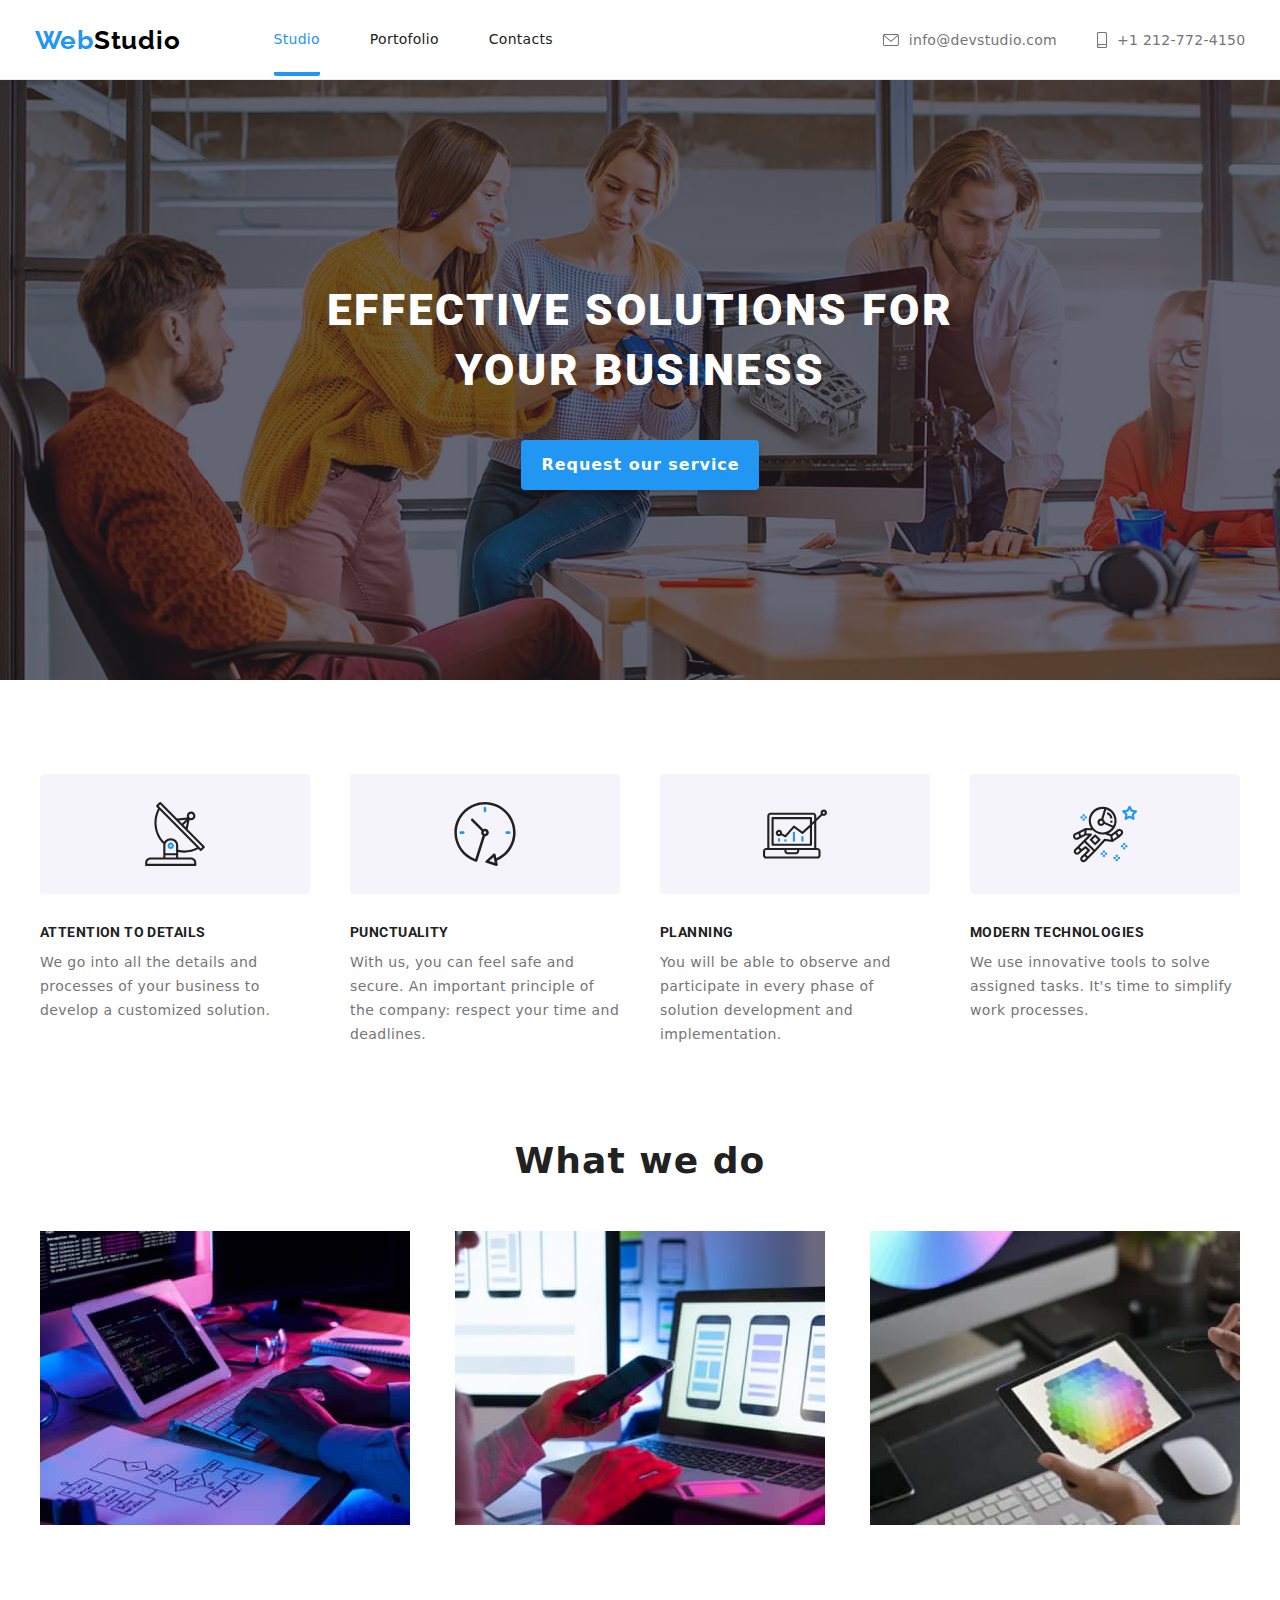
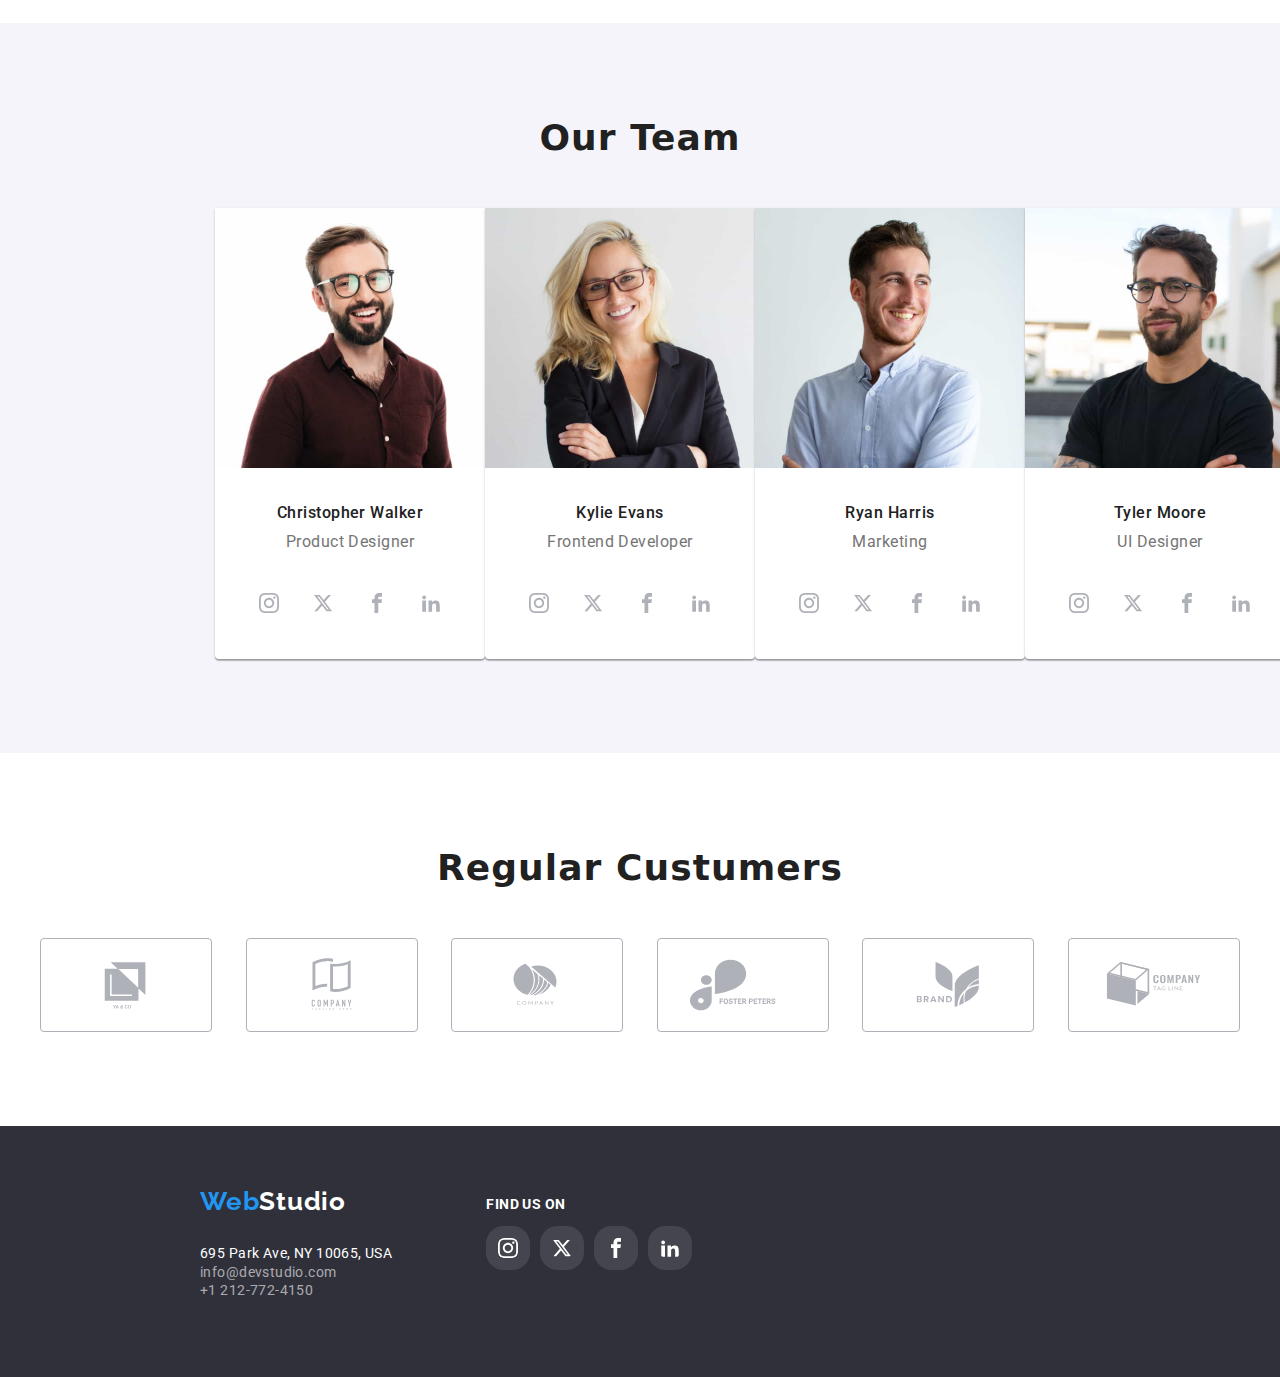
<file: index.html>
<!DOCTYPE html>
<html lang="en">
  <head>
    <meta charset="UTF-8" />
    <meta name="viewport" content="width=device-width, initial-scale=1.0" />
    <title>Web Studio</title>
    <link rel="preconnect" href="https://fonts.googleapis.com" />
    <link rel="preconnect" href="https://fonts.gstatic.com" crossorigin />
    <link
      href="https://fonts.googleapis.com/css2?family=Montserrat:ital,wght@0,300;0,400;0,500;0,600;1,200;1,300;1,400;1,500&family=Raleway:wght@700&family=Roboto:wght@400;500;700&display=swap"
      rel="stylesheet"
    />
    <link
      rel="stylesheet"
      href="https://cdnjs.cloudflare.com/ajax/libs/modern-normalize/1.0.0/modern-normalize.min.css"
    />
    <link rel="stylesheet" href="css/style.css" />
  </head>

  <body>
    <!--Menu bar-->
    <header class="global-header">
      <!--Logo-->
      <a class="logo" href="./index.html"
        ><span class="web">Web</span><span class="studio">Studio</span></a
      >

      <!--Navigation list-->
      <nav class="nav-container">
        <ul class="main-navigation">
          <li><a href="index.html" class="current">Studio</a></li>
          <li><a href="potofolio.html">Portofolio</a></li>
          <li><a href="#">Contacts</a></li>
        </ul>
      </nav>

      <ul class="contact-container">
        <li>
          <a class="hover-icon" href="mailto:info@devstudio.com">
            <svg class="icons-nav-envelope">
              <use href="./icons.svg#icon-envelope" />
            </svg>
            <span class="contacts">info@devstudio.com</span>
          </a>
        </li>

        <li>
          <a class="hover-icon" href="tel:+1-212-772-4150">
            <svg class="icons-nav-smartphone">
              <use href="icons.svg#icon-smartphone" />
            </svg>
            <span class="contacts" href="tel:+1-212-772-4150"
              >+1 212-772-4150</span
            >
          </a>
        </li>
      </ul>
    </header>
    <main>
      <!--Title-->
      <section class="title-main">
        <div class="title-main-ct">
          <div>
            <h1>EFFECTIVE SOLUTIONS FOR YOUR BUSINESS</h1>
          </div>
          <!--button-->
          <div class="btn-request">
            <button class="button-request" type="button">
              Request our service
            </button>
          </div>
        </div>
      </section>

      <!--What we do section-->
      <section class="what-we-do">
        <ul class="what-we-do-container">
          <li>
            <div class="icons">
              <svg class="icon-wwd">
                <use href="./icons.svg#icon-antenna-1" />
              </svg>
            </div>
            <h3>ATTENTION TO DETAILS</h3>
            <span
              >We go into all the details and processes of your business to
              develop a customized solution.</span
            >
          </li>
          <li>
            <div class="icons">
              <svg class="icon-wwd">
                <use href="./icons.svg#icon-clock-1" />
              </svg>
            </div>
            <h3>PUNCTUALITY</h3>
            <span
              >With us, you can feel safe and secure. An important principle of
              the company: respect your time and deadlines.</span
            >
          </li>
          <li>
            <div class="icons">
              <svg class="icon-wwd">
                <use href="./icons.svg#icon-diagram-1" />
              </svg>
            </div>
            <h3>PLANNING</h3>
            <span
              >You will be able to observe and participate in every phase of
              solution development and implementation.</span
            >
          </li>
          <li>
            <div class="icons">
              <svg class="icon-wwd">
                <use href="./icons.svg#icon-astronaut-1" />
              </svg>
            </div>
            <h3>MODERN TECHNOLOGIES</h3>
            <span
              >We use innovative tools to solve assigned tasks. It's time to
              simplify work processes.</span
            >
          </li>
        </ul>
        <div class="wwd-photo">
          <h2>What we do</h2>
          <ul class="what-we-do-photos">
            <li>
              <img
                src="./images/writing-code-opt.jpg"
                alt="someoane writing code"
                width="370"
              />
            </li>
            <li>
              <img
                src="./images/mobile-app-opt.jpg"
                alt="someone creates mobile applications"
                width="370"
              />
            </li>
            <li>
              <img
                src="./images/front-end-development-opt.jpg"
                alt="someone creates mobile applications"
                width="370"
              />
            </li>
          </ul>
        </div>
      </section>
      <!--Team section-->
      <section class="our-team">
        <h2>Our Team</h2>
        <ul class="our-team-container">
          <li class="card-team">
            <img
              src="./images/product-designer-opt.jpg"
              alt="product designer person"
              width="270"
            />
            <h3>Christopher Walker</h3>
            <p>Product Designer</p>
            <div class="icons-social-media-container">
              <a class="icon-social-media" href="">
                <svg>
                  <use href="./icons.svg#icon-instagram" />
                </svg>
              </a>
              <a class="icon-social-media" href="">
                <svg>
                  <use href="./icons.svg#icon-x" />
                </svg>
              </a>
              <a class="icon-social-media" href="">
                <svg>
                  <use href="./icons.svg#icon-facebook" />
                </svg>
              </a>
              <a class="icon-social-media" href="">
                <svg>
                  <use href="./icons.svg#icon-linkedin2" />
                </svg>
              </a>
            </div>
          </li>
          <li class="card-team">
            <img
              src="./images/frontend-developer-opt.jpg"
              alt="frontend developer person"
              width="270"
            />
            <h3>Kylie Evans</h3>
            <p>Frontend Developer</p>
            <div class="icons-social-media-container">
              <a class="icon-social-media" href="">
                <svg>
                  <use href="./icons.svg#icon-instagram" />
                </svg>
              </a>
              <a class="icon-social-media" href="">
                <svg>
                  <use href="./icons.svg#icon-x" />
                </svg>
              </a>
              <a class="icon-social-media" href="">
                <svg>
                  <use href="./icons.svg#icon-facebook" />
                </svg>
              </a>
              <a class="icon-social-media" href="">
                <svg>
                  <use href="./icons.svg#icon-linkedin2" />
                </svg>
              </a>
            </div>
          </li>
          <li class="card-team">
            <img
              src="./images/marketing-opt.jpg"
              alt="marketing peerson"
              width="270"
            />
            <h3>Ryan Harris</h3>
            <p>Marketing</p>
            <div class="icons-social-media-container">
              <a class="icon-social-media" href="">
                <svg>
                  <use href="./icons.svg#icon-instagram" />
                </svg>
              </a>
              <a class="icon-social-media" href="">
                <svg>
                  <use href="./icons.svg#icon-x" />
                </svg>
              </a>
              <a class="icon-social-media" href="">
                <svg>
                  <use href="./icons.svg#icon-facebook" />
                </svg>
              </a>
              <a class="icon-social-media" href="">
                <svg>
                  <use href="./icons.svg#icon-linkedin2" />
                </svg>
              </a>
            </div>
          </li>
          <li class="card-team">
            <img
              src="./images/ui-designer-opt.jpg"
              alt="ui designer person"
              width="270"
            />
            <h3>Tyler Moore</h3>
            <p>UI Designer</p>
            <div class="icons-social-media-container">
              <a class="icon-social-media" href="">
                <svg>
                  <use href="./icons.svg#icon-instagram" />
                </svg>
              </a>
              <a class="icon-social-media" href="">
                <svg>
                  <use href="./icons.svg#icon-x" />
                </svg>
              </a>
              <a class="icon-social-media" href="">
                <svg>
                  <use href="./icons.svg#icon-facebook" />
                </svg>
              </a>
              <a class="icon-social-media" href="">
                <svg>
                  <use href="./icons.svg#icon-linkedin2" />
                </svg>
              </a>
            </div>
          </li>
        </ul>
      </section>
      <!--Regular Curtomers section-->
      <section class="regular-custumers">
        <div class="regular-custumers-container">
          <h2>Regular Custumers</h2>

          <ul class="cards-logo">
            <li class="rc-logo">
              <a class="logo-custumers" href="#">
                <svg>
                  <use href="./icons.svg#icon-custumers-logo1" />
                </svg>
              </a>
            </li>

            <li class="rc-logo">
              <a class="logo-custumers" href="#">
                <svg>
                  <use href="./icons.svg#icon-custumers-logo2" />
                </svg>
              </a>
            </li>

            <li class="rc-logo">
              <a class="logo-custumers" href="#">
                <svg>
                  <use href="./icons.svg#icon-custumers-logo3" />
                </svg>
              </a>
            </li>

            <li class="rc-logo">
              <a class="logo-custumers" href="#">
                <svg>
                  <use href="./icons.svg#icon-custumers-logo4" />
                </svg>
              </a>
            </li>

            <li class="rc-logo">
              <a class="logo-custumers" href="#">
                <svg>
                  <use href="./icons.svg#icon-custumers-logo5" />
                </svg>
              </a>
            </li>

            <li class="rc-logo">
              <a class="logo-custumers" href="#">
                <svg>
                  <use href="./icons.svg#icon-custumers-logo6" />
                </svg>
              </a>
            </li>
          </ul>
        </div>
      </section>
      <!--Address section-->
      <footer class="footer">
        <div class="footer-container">
          <div class="address-container">
            <!--Logo-->
            <a class="logo" href="./index.html"
              ><span class="web">Web</span><span class="studio">Studio</span></a
            >
            <address class="address">
              <span>695 Park Ave, NY 10065, USA</span> <br />
              <a href="mailto:info@devstudio.com">info@devstudio.com</a><br />
              <a href="tel:+1-212-772-4150">+1 212-772-4150</a>
            </address>
          </div>
          <div class="footer-social-media-container">
            <h3>Find us on</h3>
            <div class="footer-icons-social-media-container">
              <a class="footer-icon-social-media" href="#">
                <svg>
                  <use href="./icons.svg#icon-instagram" />
                </svg>
              </a>
              <a class="footer-icon-social-media" href="">
                <svg>
                  <use href="./icons.svg#icon-x" />
                </svg>
              </a>
              <a class="footer-icon-social-media" href="">
                <svg>
                  <use href="./icons.svg#icon-facebook" />
                </svg>
              </a>
              <a class="footer-icon-social-media" href="">
                <svg>
                  <use href="./icons.svg#icon-linkedin2" />
                </svg>
              </a>
            </div>
          </div>
        </div>
      </footer>
    </main>
  </body>
</html>
</file>
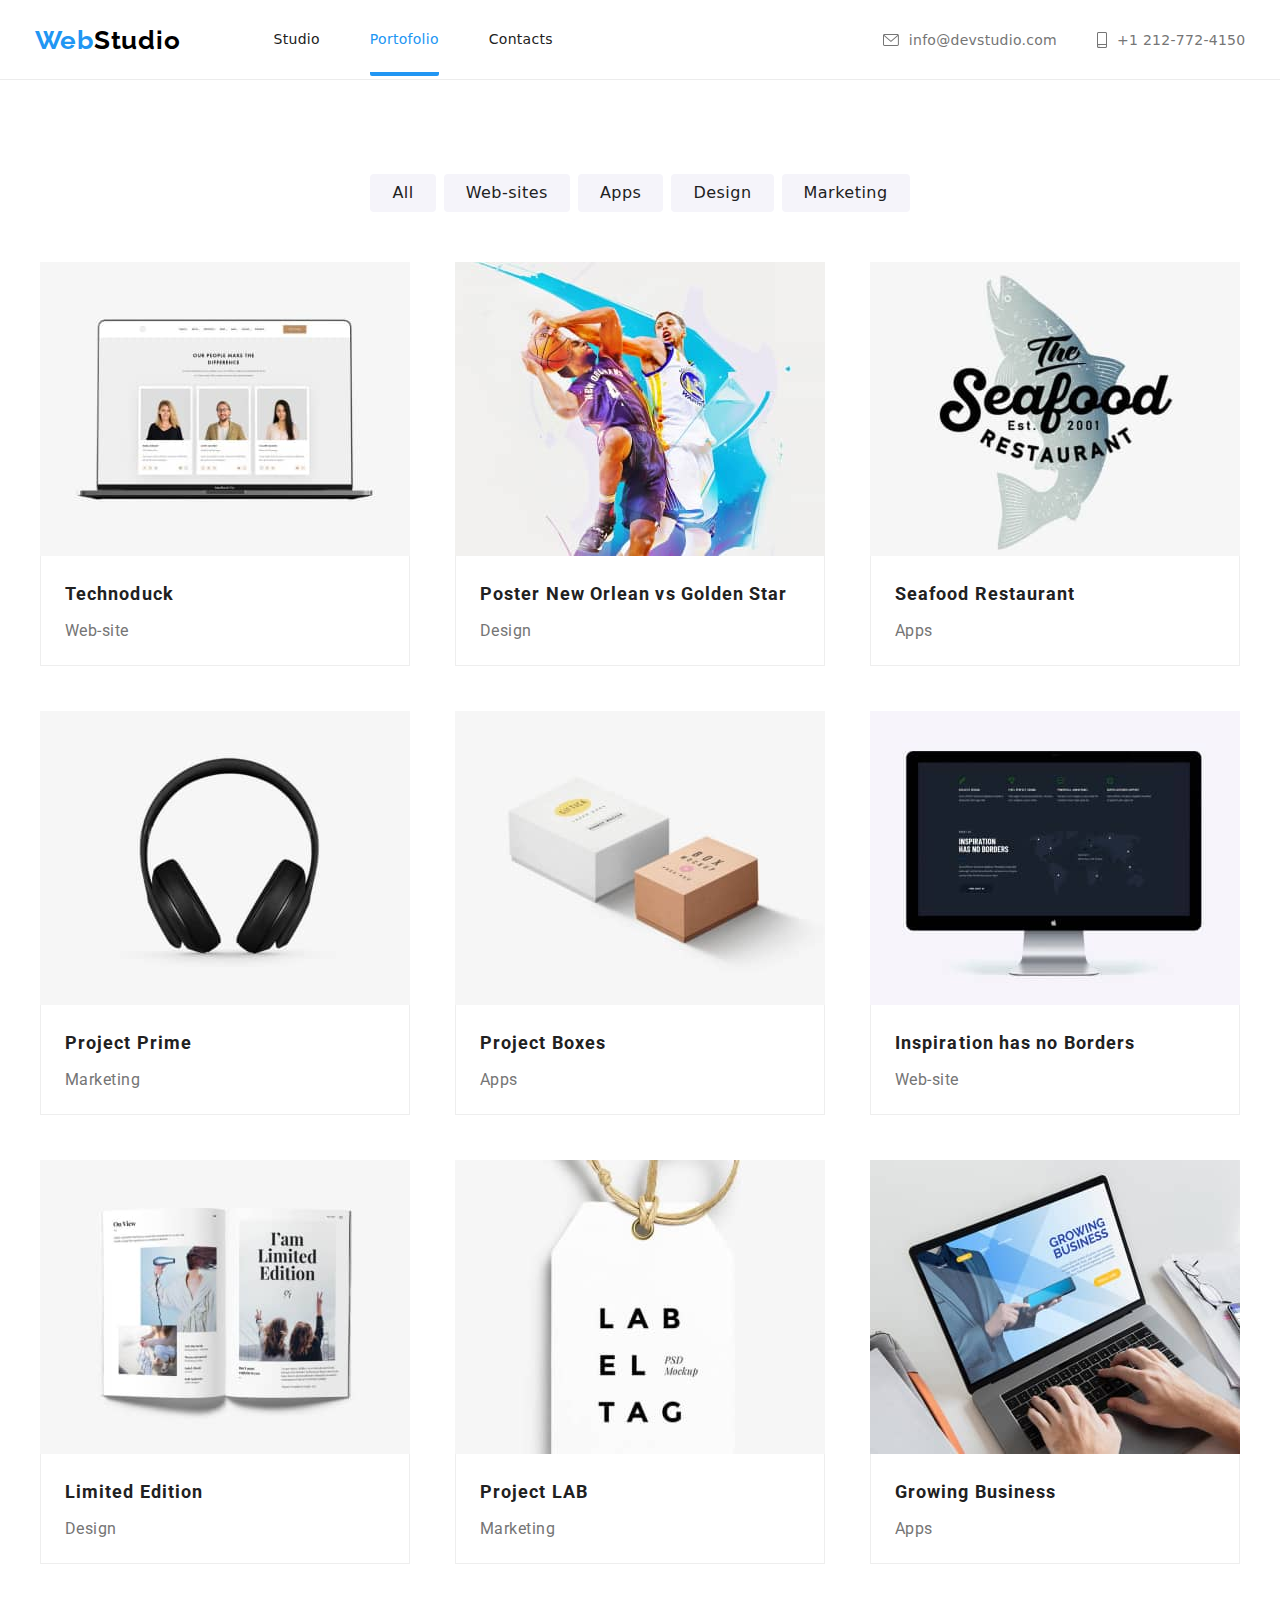
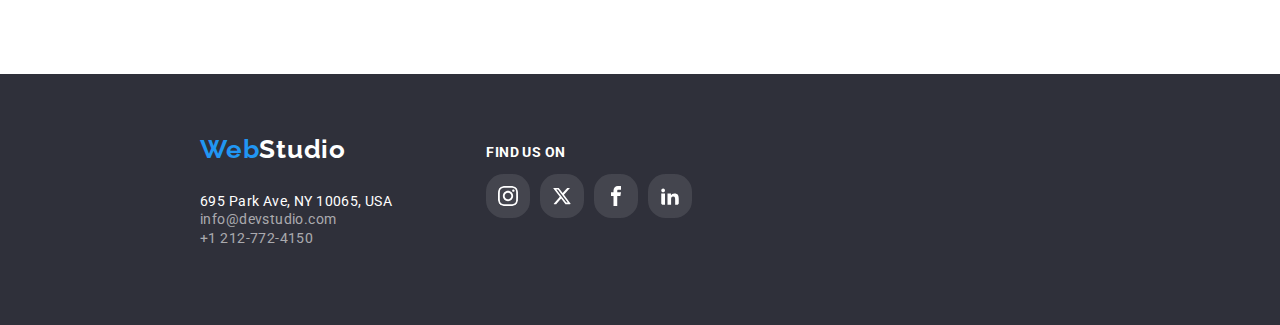
<file: potofolio.html>
<!DOCTYPE html>
<html lang="en">
  <head>
    <meta charset="UTF-8" />
    <meta name="viewport" content="width=device-width, initial-scale=1.0" />
    <title>Web Studio</title>
    <link rel="preconnect" href="https://fonts.googleapis.com" />
    <link rel="preconnect" href="https://fonts.gstatic.com" crossorigin />
    <link
      href="https://fonts.googleapis.com/css2?family=Montserrat:ital,wght@0,300;0,400;0,500;0,600;1,200;1,300;1,400;1,500&family=Raleway:wght@700&family=Roboto:wght@400;500;700&display=swap"
      rel="stylesheet"
    />
    <link
      rel="stylesheet"
      href="https://cdnjs.cloudflare.com/ajax/libs/modern-normalize/1.0.0/modern-normalize.min.css"
    />
    <link rel="stylesheet" href="css/style.css" />
  </head>

  <body>
    <!--Menu bar-->
    <header class="global-header">
      <!--logo-->
      <a class="logo" href="./index.html"
        ><span class="web">Web</span><span class="studio">Studio</span></a
      >
      <!--Navigation list-->
      <nav class="nav-container">
        <ul class="main-navigation">
          <li><a href="index.html">Studio</a></li>
          <li><a href="potofolio.html" class="current">Portofolio</a></li>
          <li><a href="#">Contacts</a></li>
        </ul>
      </nav>
      <ul class="contact-container">

        <li>
          <a class="hover-icon" href="mailto:info@devstudio.com">
            <svg class="icons-nav-envelope">
              <use href="./icons.svg#icon-envelope" />
            </svg>
            <span class="contacts">info@devstudio.com</span>
          </a>       
        </li>
  
        <li>
          <a class="hover-icon" href="tel:+1-212-772-4150">
            <svg class="icons-nav-smartphone">
              <use href="icons.svg#icon-smartphone" />
            </svg>
            <span class="contacts" href="tel:+1-212-772-4150">+1 212-772-4150</span>
          </a>
          
        </li>
      </ul>
    </header>
    <main>
      <!--Filter buttons section-->
      <section class="product-container">
        <div>
          <ul class="buton-product">
            <li>
              <button class="btn-filter" type="button">All</button>
            </li>
            <li>
              <button class="btn-filter" type="button">Web-sites</button>
            </li>
            <li>
              <button class="btn-filter" type="button">Apps</button>
            </li>
            <li>
              <button class="btn-filter" type="button">Design</button>
            </li>
            <li>
              <button class="btn-filter" type="button">Marketing</button>
            </li>
          </ul>
        </div>
        <!--photo-filter section-->
        <div class="photo-filter-container">
          <ul class="photo-filter">
            <li class="photo-filter-list">
              <div class="card-img-top">
                <img src="images/laptop-1opt.jpg" alt="Laptop" width="370" />
              </div>

              <div class="card-img">
                <h3>Technoduck</h3>
                <p>Web-site</p>
              </div>
            </li>

            <li class="photo-filter-list">
              <div class="card-img-top">
                <img
                  src="images/basketball-opt.jpg"
                  alt="basketball poster"
                  width="370"
                />
              </div>
              <div class="card-img">
                <h3>Poster New Orlean vs Golden Star</h3>
                <p>Design</p>
              </div>
            </li>

            <li class="photo-filter-list">
              <div class="card-img-top">
                <img
                  src="images/restaurant-logo-opt.jpg"
                  alt="logo"
                  width="370"
                />
              </div>
              <div class="card-img">
                <h3>Seafood Restaurant</h3>
                <p>Apps</p>
              </div>
            </li>

            <li class="photo-filter-list">
              <div class="card-img-top">
                <img
                  src="images/headphones-opt.jpg"
                  alt="headphones"
                  width="370"
                />
              </div>
              <div class="card-img">
                <h3>Project Prime</h3>
                <p>Marketing</p>
              </div>
            </li>

            <li class="photo-filter-list">
              <div class="card-img-top">
                <img src="images/boxes-opt.jpg" alt="boxes" width="370" />
              </div>
              <div class="card-img">
                <h3>Project Boxes</h3>
                <p>Apps</p>
              </div>
            </li>
            
            <li class="photo-filter-list">
              <div class="card-img-top">
                <img src="images/monitor-opt.jpg" alt="monitor" width="370" />
              </div>
              <div class="card-img">
                <h3>Inspiration has no Borders</h3>
                <p>Web-site</p>
              </div>
            </li>

            <li class="photo-filter-list">
              <div class="card-img-top">
                <img src="images/book-opt.jpg" alt="book" width="370" />
              </div>
              <div class="card-img">
                <h3>Limited Edition</h3>
                <p>Design</p>
              </div>
            </li>

            <li class="photo-filter-list">
              <div class="card-img-top">
                <img src="images/label-opt.jpg" alt="label" width="370" />
              </div>
              <div class="card-img">
                <h3>Project LAB</h3>
                <p>Marketing</p>
              </div>
            </li>

            <li class="photo-filter-list">
              <div class="card-img-top">
                <img src="images/laptop-2-opt.jpg" alt="laptop" width="370" />
              </div>
              <div class="card-img">
                <h3>Growing Business</h3>
                <p>Apps</p>
              </div>
            </li>
            
          </ul>
        </div>
      </section>
      <!--Address section-->
      <footer class="footer">
        <div class="footer-container">
          <div class="address-container">
            <!--Logo-->
            <a class="logo" href="./index.html"><span class="web">Web</span><span class="studio">Studio</span></a>
            <address class="address">
              <span>695 Park Ave, NY 10065, USA</span> <br />
              <a href="mailto:info@devstudio.com">info@devstudio.com</a><br />
              <a href="tel:+1-212-772-4150">+1 212-772-4150</a>
            </address>
          </div>
          <div class="footer-social-media-container">
            <h3>Find us on</h3>
            <div class="footer-icons-social-media-container">
              <a class="footer-icon-social-media" href="#">
                <svg>
                  <use href="./icons.svg#icon-instagram" />
                </svg>
              </a>
              <a class="footer-icon-social-media" href="">
                <svg>
                  <use href="./icons.svg#icon-x" />
                </svg>
              </a>
              <a class="footer-icon-social-media" href="">
                <svg>
                  <use href="./icons.svg#icon-facebook" />
                </svg>
              </a>
              <a class="footer-icon-social-media" href="">
                <svg>
                  <use href="./icons.svg#icon-linkedin2" />
                </svg>
              </a>
            </div>
          </div>
        </div>
      </footer>
    </main>
  </body>
</html>
</file>
<file: css/style.css>
:root {
  --active-link: #2196f3;
}

body {
  max-width: 100%;
  margin: auto;
  font-family: system-ui, -apple-system, BlinkMacSystemFont, "Segoe UI", Roboto,
    Oxygen, Ubuntu, Cantarell, "Open Sans", "Helvetica Neue", sans-serif;
}

.global-header {
  height: 80px;
  display: flex;
  align-items: center;
  justify-content: center;
  height: 80px;
}

.nav-container {
  margin-left: 93px;
  height: 77px;
  display: flex;
  align-items: center;
}

.main-navigation {
  display: flex;
  gap: 50px;
  padding-left: 0px;
}

.global-header {
  border-bottom: 1px solid #ececec;
}

.contact-container {
  margin: 0px 0px 0px 330px;
  height: 77px;
  display: flex;
  justify-content: space-between;
  gap: 40px;
  padding-left: 0px;
}

.contact-container li {
  display: flex;
  align-items: center;
}

.hover-icon {
  display: flex;
  align-items: center;
  fill: currentColor;
  color: #757575;
  text-decoration: none;
  font-size: 14px;
  font-style: normal;
  font-weight: 500;
  line-height: normal;
  letter-spacing: 0.28px;
  gap: 10px;
}

.logo {
  text-decoration: none;
}

.web {
  color: #2196f3;
  font-family: Raleway;
  font-size: 26px;
  font-style: normal;
  font-weight: 700;
  line-height: normal;
  letter-spacing: 0.78px;
}

.studio {
  color: #000;
  font-family: Raleway;
  font-size: 26px;
  font-style: normal;
  font-weight: 700;
  line-height: normal;
  letter-spacing: 0.78px;
}

li {
  list-style: none;
}

nav a {
  text-decoration: none;
  color: #212121;
  font-size: 14px;
  font-style: normal;
  font-weight: 500;
  line-height: normal;
  letter-spacing: 0.28px;
}

.current {
  padding-bottom: 25px;
  color: var(--active-link);
  border-bottom: 4px solid #2196f3;
  border-radius: 2px;
}

a:hover,
a:active {
  color: var(--active-link);
}

.icons-nav-envelope {
  display: flex;
  justify-content: center;
  width: 16px;
  height: 78px;
}

.icons-nav-smartphone {
  display: flex;
  justify-content: center;
  width: 10px;
  height: 78px;
}

a .incons-nav:hover {
  fill: var(--active-link);
}

.title-main {
  max-width: 1600px;
  max-height: 600px;
  flex-shrink: 0;

  align-items: center;
}

.title-main {
  margin: auto;
  background-image: linear-gradient(
      to bottom,
      rgba(47, 48, 58, 0.4),
      rgba(47, 48, 58, 0.4)
    ),
    url(../images/title-main-bg.png);
}

.title-main-ct {
  box-sizing: content-box;
  height: 600px;
}

h1 {
  width: 696px;
  color: #fff;
  text-align: center;
  font-family: Roboto;
  font-size: 44px;
  font-style: normal;
  font-weight: 900;
  line-height: 60px;
  letter-spacing: 2.64px;
  text-transform: uppercase;
  margin: auto;
  padding-top: 200px;
}

.btn-request {
  text-align: center;
}

.button-request {
  color: #fff;
  font-size: 16px;
  font-style: normal;
  font-weight: 700;
  line-height: 30px;
  letter-spacing: 0.96px;
  border-radius: 4px;
  background: #2196f3;
  box-shadow: 0px 4px 4px 0px rgba(0, 0, 0, 0.15);
  border: unset;
  padding: 10px 19px 10px 20px;
  margin-top: 40px;
}

.button-request:hover {
  cursor: pointer;
  background-color: #188ce8;
}

.btn-filter {
  height: 38px;
  color: #212121;
  text-align: center;
  font-size: 16px;
  font-style: normal;
  font-weight: 500;
  line-height: 26px;
  padding: 6px 22px;
  letter-spacing: 0.48px;
  border: unset;
  border-radius: 4px;
  background: #f5f4fa;
}

.btn-filter:hover {
  font-family: inherit;
  color: #fff;
  background: #2196f3;
  cursor: pointer;
  border: unset;
  box-shadow: 0px 2px 2px 0px rgba(0, 0, 0, 0.12), 0px 1px 2px 0px rgba(0, 0, 0, 0.08), 0px 3px 1px 0px rgba(0, 0, 0, 0.10);
}

.btn-filter:focus {
  font-family: inherit;
  color: #fff;
  background: #2196f3;
}

h2 {
  color: #212121;
  text-align: center;
  font-size: 36px;
  font-style: normal;
  font-weight: 700;
  line-height: normal;
  letter-spacing: 1.08px;
}

.what-we-do {
  max-width: 1600px;
  margin: 94px auto;
}

.what-we-do-container {
  padding: 0px;
  max-width: 1200px;
  display: flex;
  justify-content: space-between;
  /*gap: 40px;*/
  margin: 94px auto auto;
}

.what-we-do-container li {
  max-width: 270px;
}

.what-we-do h3 {
  width: 270px;
  color: #212121;
  font-family: Roboto;
  font-size: 14px;
  font-style: normal;
  font-weight: 700;
  line-height: normal;
  letter-spacing: 0.42px;
  text-transform: uppercase;
  margin-bottom: 10px;
}

.what-we-do span {
  width: 270px;
  height: 75px;
  flex-shrink: 0;
  color: #757575;
  font-size: 14px;
  font-style: normal;
  font-weight: 400;
  line-height: 24px;
  /* 171.429% */
  letter-spacing: 0.42px;
}

.wwd-photo {
  width: 1200px;
  margin: 94px auto auto;
}

.wwd-photo h2 {
  align-content: center;
  margin: auto auto 50px auto;
}

.card-team p {
  text-align: center;
}

.card-team {
  width: 270px;
  height: auto;
  flex-shrink: 0;
  border-radius: 0px 0px 4px 4px;
  background: #fff;
  margin-top: 50px;

  /* material shadow v1 */
  box-shadow: 0px 2px 1px 0px rgba(0, 0, 0, 0.2),
    0px 1px 1px 0px rgba(0, 0, 0, 0.14), 0px 1px 3px 0px rgba(0, 0, 0, 0.12);
}

.our-team {
  max-width: 1600px;
  margin: auto;
  display: block;
  background: #f5f4fa;
  padding: 94px 215px;
}

.our-team h2 {
  width: auto;
  margin: 0px auto 0px auto;
}

.our-team h3 {
  color: #212121;
  font-family: Roboto;
  font-size: 16px;
  font-style: normal;
  font-weight: 500;
  line-height: normal;
  letter-spacing: 0.48px;
  text-align: center;
  margin-top: 30px;
  margin-bottom: 10px;
}

.our-team p {
  color: #757575;
  font-family: Roboto;
  font-size: 16px;
  font-style: normal;
  font-weight: 400;
  line-height: normal;
  letter-spacing: 0.48px;
  text-align: center;
  margin-top: 10px;
  margin-bottom: 30px;
}

.address a {
  flex-shrink: 0;
  color: rgba(255, 255, 255, 0.6);
  font-family: Roboto;
  font-size: 14px;
  font-style: normal;
  font-weight: 400;
  line-height: 16px;
  letter-spacing: 0.42px;
  text-decoration: none;
  margin-left: 200px;
  margin-top: 28px;
}

.address span {
  flex-shrink: 0;
  color: #fff;
  font-family: Roboto;
  font-size: 14px;
  font-style: normal;
  font-weight: 400;
  line-height: normal;
  letter-spacing: 0.42px;
  margin-left: 200px;
  margin-top: 28px;
}

.photo-filter h3 {
  color: #212121;
  font-family: Roboto;
  font-size: 18px;
  font-style: normal;
  font-weight: 700;
  line-height: 36px;
  /* 200% */
  letter-spacing: 1.08px;
}

.photo-filter p {
  width: 322px;
  color: #757575;
  font-family: Roboto;
  font-size: 16px;
  font-style: normal;
  font-weight: 400;
  line-height: 30px;
  /* 187.5% */
  letter-spacing: 0.48px;
}

.address a:focus {
  color: #2196f3;
}

.product-container {
  width: 1200px;
  margin: auto;
  padding-top: 94px;
  padding-bottom: 94px;
}

.photo-filter-list {
  width: 370px;
  height: 404px;
  flex-shrink: 0;
}

.photo-filter-list h3 {
  width: 322px;
  margin: 0px 24px 4px 24px;
  padding-top: 20px;
}

.photo-filter-list p {
  width: 322px;
  margin: 4px 24px auto 24px;
}

.photo-filter-list {
  width: 370px;
  height: 404px;
  flex-shrink: 0;
  border-top: none;
  background: #fff;
  margin-right: 0px;
}

.photo-filter-list:hover {
  border: 1px solid #eee;
  background: #fff;
  box-shadow: 1px 4px 6px 0px rgba(0, 0, 0, 0.16),
    0px 4px 4px 0px rgba(0, 0, 0, 0.06), 0px 1px 1px 0px rgba(0, 0, 0, 0.12);
  cursor: pointer;
}

.photo-filter {
  display: flex;
  align-content: flex-start;
  flex-wrap: wrap;
  padding-left: 0px;
  gap: 45px;
}

.card-img {
  width: 370px;
  height: 110px;
  border: 1px solid #eee;
  border-top: 0px;
}
.card-img-top {
  width: 370px;
  height: 294px;
}
.buton-product {
  display: flex;
  justify-content: center;
  gap: 8px;
  padding-left: 0px;
  margin-bottom: 50px;
  margin-top: 0px;
}

.what-we-do-photos {
  padding: 0;
  max-width: 1200px;
  display: flex;
  justify-content: space-between;
}

.our-team-container {
  max-width: 1200px;
  margin: auto;
  padding: 0px;
  display: flex;
  justify-content: space-between;
  /*gap: 30px;*/
}

.address {
  margin-top: 28px;
}

.icons {
  width: 270px;
  height: 120px;
  margin-bottom: 30px;
  flex-shrink: 0;
  border-radius: 4px;
  background: #f5f4fa;
}

.icons {
  display: flex;
  justify-content: center;
  align-items: center;
}

.icon-wwd {
  width: 64px;
  height: 64px;
}

.cards-logo {
  display: flex;
  justify-content: space-between;
  gap: 33.6px;
  padding-left: 0;
}

.regular-custumers-container {
  max-width: 1200px;
  margin: 94px auto;
}

.regular-custumers-container h2 {
  margin-bottom: 50px;
}

.icons-social-media-container {
  margin: 16px 32px 30px 32px;
  width: 206px;
  display: flex;
  justify-content: space-between;
}

.icon-social-media svg {
  width: 44px;
  height: 44px;
  padding: 12px;
  flex-shrink: 0;
  color: #afb1b8;
}

.icon-social-media {
  fill: currentColor;
}

.icon-social-media:hover {
  background: #2196f3;
  fill: #ffffff;
  border-radius: 50%;
  cursor: inherit;
}

.rc-logo {
  display: flex;
  justify-content: center;
  align-items: center;
  flex-shrink: 0;
  border-radius: 4px;
  border: 1px solid #afb1b8;
}

.logo-custumers svg {
  width: 170px;
  height: 92px;
  padding: 16px 32px;
  flex-shrink: 0;
}

.logo-custumers {
  display: flex;
  fill: #afb1b8;
}

.rc-logo:hover {
  border-color: var(--active-link);
  cursor: pointer;
}
.logo-custumers:hover {
  fill: var(--active-link);
}

.footer {
  max-width: 100%;
  height: 251px;
  background: #2f303a;
  display: flex;
  justify-content: center;
}

footer .studio {
  color: #fff;
}

footer .logo {
  margin-left: 200px;
  padding-bottom: 28px;
  margin-top: 60px;
}

.footer-container {
  width: 1600px;
  display: flex;
  padding-top: 60px;
}

.footer-social-media-container {
  margin-left: 94px;
}

.footer-social-media-container h3 {
  margin-top: 10px;
  color: #fff;
  font-family: Roboto;
  font-size: 14px;
  font-style: normal;
  font-weight: 700;
  line-height: normal;
  letter-spacing: 0.42px;
  text-transform: uppercase;
}

.footer-icons-social-media-container {
  width: 206px;
  display: flex;
  justify-content: space-between;
}

.footer-icon-social-media svg {
  width: 44px;
  height: 44px;
  padding: 12px;
  flex-shrink: 0;
  color: #ffffff;
  fill: currentColor;
}

.footer-icon-social-media svg {
  background: rgba(255, 255, 255, 0.1);
  flex-shrink: 0;
  border-radius: 40%;
  display: flex;
  align-items: center;
}

.footer-icon-social-media:hover {
  background: #2196f3;
  fill: #ffffff;
  border-radius: 40%;
  display: flex;
  align-items: center;
}
</file>
